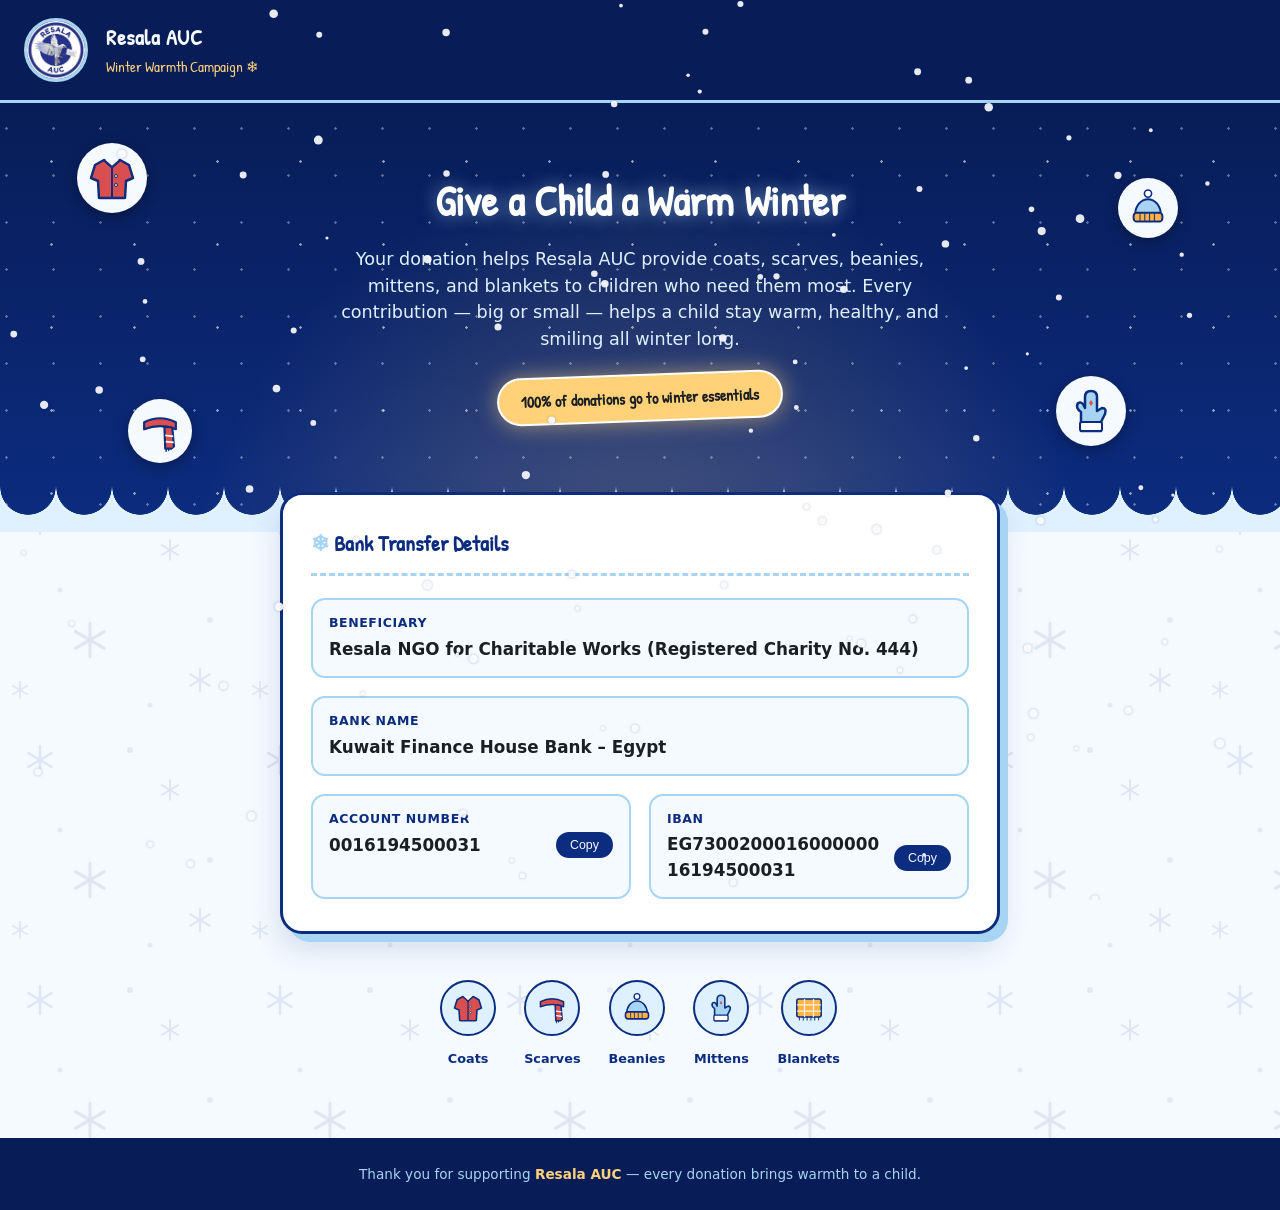
<file: index.html>
<!DOCTYPE html>
<html lang="en">
<head>
<meta charset="UTF-8">
<meta name="viewport" content="width=device-width, initial-scale=1.0">
<title>Resala AUC — Donation</title>
<meta http-equiv="refresh" content="0; url=winter-campaign-design.html">
<link rel="canonical" href="winter-campaign-design.html">
<script>location.replace("winter-campaign-design.html");</script>
</head>
<body>
<p>Redirecting to the <a href="winter-campaign-design.html">Winter Campaign donation page</a>…</p>
</body>
</html>
</file>
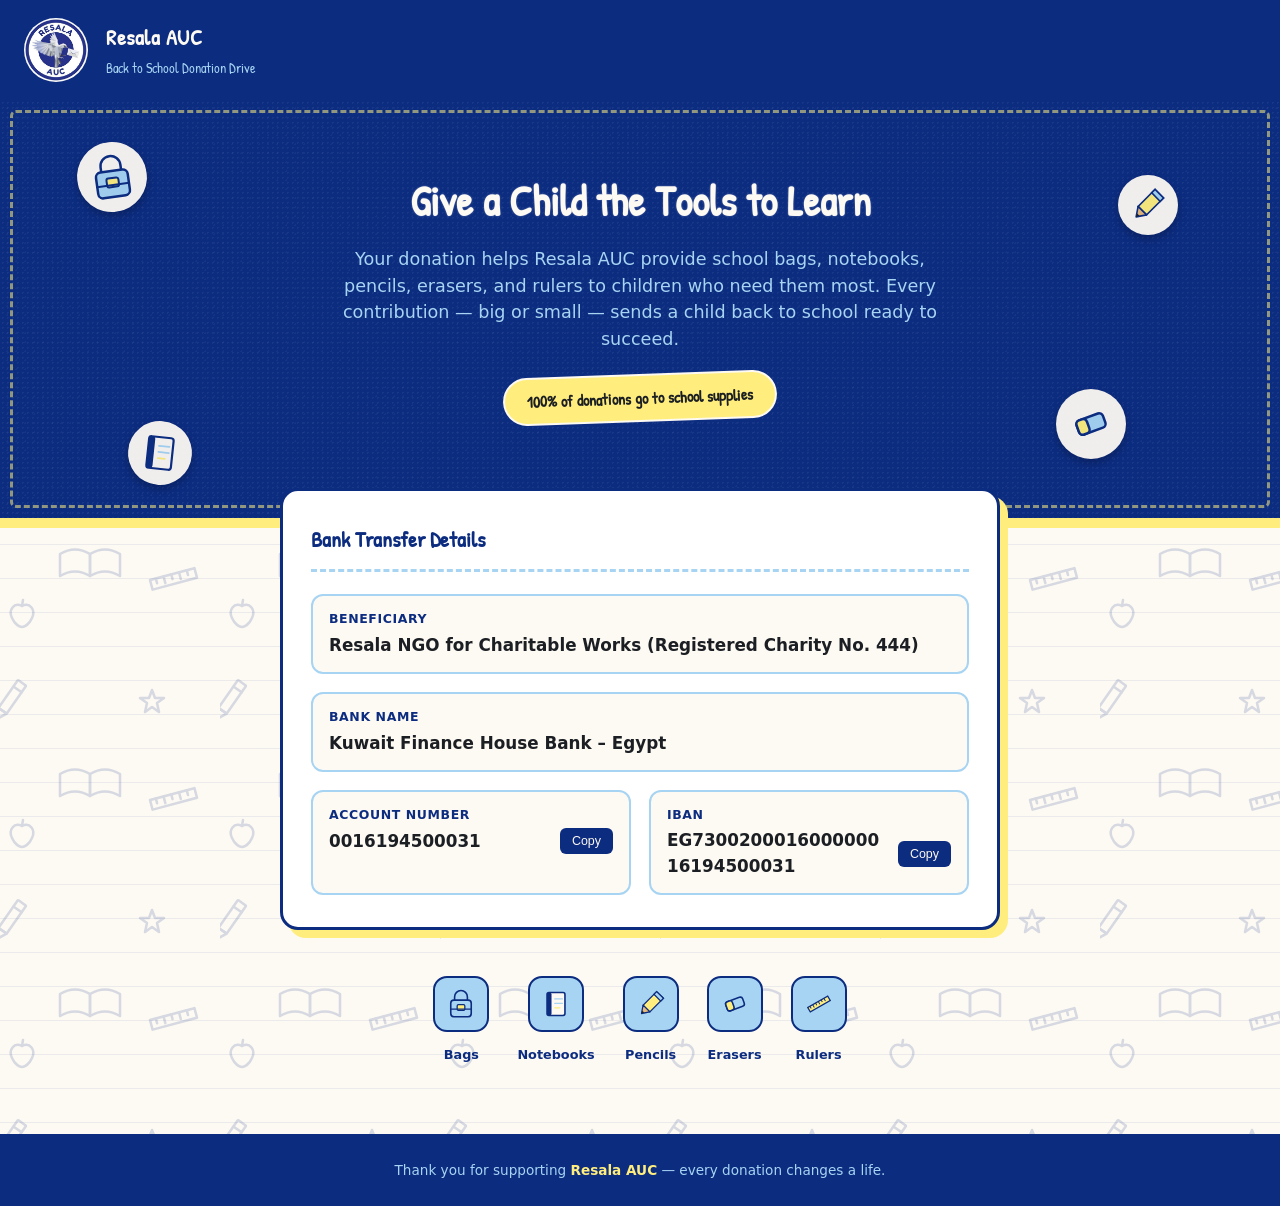
<file: back-to-school-design.html>
<!DOCTYPE html>
<html lang="en">
<head>
<meta charset="UTF-8">
<meta name="viewport" content="width=device-width, initial-scale=1.0">
<title>Resala AUC — Back to School Donation</title>
<link rel="preconnect" href="https://fonts.googleapis.com">
<link rel="preconnect" href="https://fonts.gstatic.com" crossorigin>
<link href="https://fonts.googleapis.com/css2?family=Patrick+Hand&display=swap" rel="stylesheet">
<link rel="stylesheet" href="styles.css">
<link rel="icon" href="assets/logo.jpeg" type="image/jpeg">
</head>
<body>

<header class="site-header">
  <img class="logo" src="assets/logo.jpeg" alt="Resala AUC logo">
  <div>
    <h1>Resala AUC</h1>
    <p>Back to School Donation Drive</p>
  </div>
</header>

<section class="hero">
  <div class="hero-icons">
    <img class="floating-icon bag" src="assets/icon-bag.svg" alt="">
    <img class="floating-icon pencil" src="assets/icon-pencil.svg" alt="">
    <img class="floating-icon notebook" src="assets/icon-notebook.svg" alt="">
    <img class="floating-icon eraser" src="assets/icon-eraser.svg" alt="">
  </div>

  <h2>Give a Child the Tools to Learn</h2>
  <p class="lead">
    Your donation helps Resala AUC provide school bags, notebooks, pencils, erasers,
    and rulers to children who need them most. Every contribution — big or small —
    sends a child back to school ready to succeed.
  </p>
  <span class="badge">100% of donations go to school supplies</span>
</section>

<main>
  <div class="card">
    <h3>Bank Transfer Details</h3>
    <div class="bank-grid">
      <div class="bank-field full">
        <label>Beneficiary</label>
        <div class="value">Resala NGO for Charitable Works (Registered Charity No. 444)</div>
      </div>
      <div class="bank-field full">
        <label>Bank Name</label>
        <div class="value">Kuwait Finance House Bank – Egypt</div>
      </div>
      <div class="bank-field">
        <label>Account Number</label>
        <div class="field-row">
          <div class="value" data-copy="0016194500031">0016194500031</div>
          <button class="copy-btn" type="button">Copy</button>
        </div>
      </div>
      <div class="bank-field">
        <label>IBAN</label>
        <div class="field-row">
          <div class="value" data-copy="EG730020001600000016194500031">EG730020001600000016194500031</div>
          <button class="copy-btn" type="button">Copy</button>
        </div>
      </div>
    </div>
  </div>

  <div class="supplies-strip">
    <figure>
      <img src="assets/icon-bag.svg" alt="School bag">
      <figcaption>Bags</figcaption>
    </figure>
    <figure>
      <img src="assets/icon-notebook.svg" alt="Notebook">
      <figcaption>Notebooks</figcaption>
    </figure>
    <figure>
      <img src="assets/icon-pencil.svg" alt="Pencil">
      <figcaption>Pencils</figcaption>
    </figure>
    <figure>
      <img src="assets/icon-eraser.svg" alt="Eraser">
      <figcaption>Erasers</figcaption>
    </figure>
    <figure>
      <img src="assets/icon-ruler.svg" alt="Ruler">
      <figcaption>Rulers</figcaption>
    </figure>
  </div>
</main>

<footer>
  Thank you for supporting <strong>Resala AUC</strong> — every donation changes a life.
</footer>

<script src="app.js"></script>
</body>
</html>
</file>
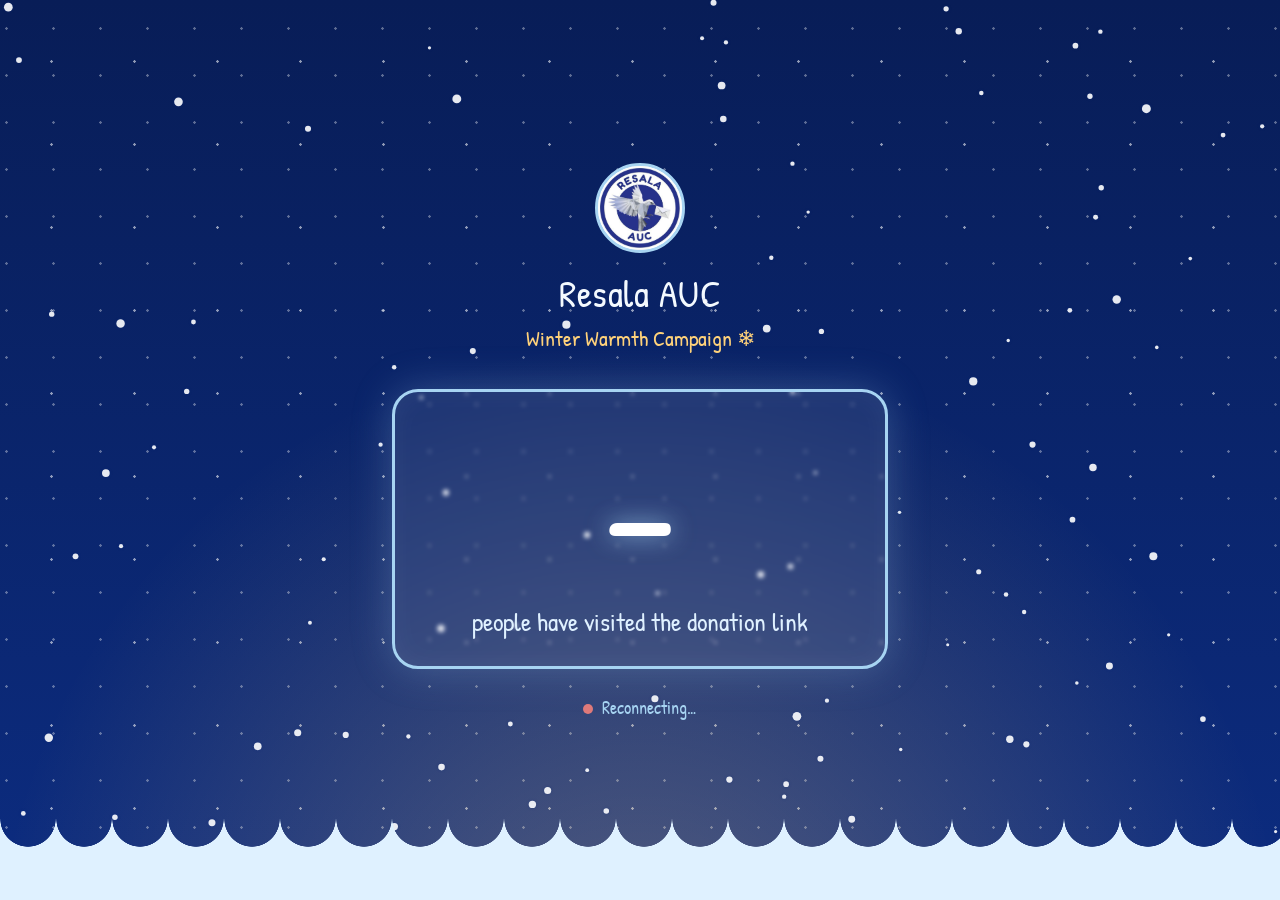
<file: visit-counter.html>
<!DOCTYPE html>
<html lang="en">
<head>
<meta charset="UTF-8">
<meta name="viewport" content="width=device-width, initial-scale=1.0">
<title>Resala AUC — Winter Visit Counter</title>
<link rel="preconnect" href="https://fonts.googleapis.com">
<link rel="preconnect" href="https://fonts.gstatic.com" crossorigin>
<link href="https://fonts.googleapis.com/css2?family=Patrick+Hand&display=swap" rel="stylesheet">
<link rel="icon" href="assets/logo.jpeg" type="image/jpeg">
<style>
  :root {
    --navy: #0c2c80; --night: #081d57; --ice: #dff1ff; --sky: #a7d4f2;
    --glow: #ffd27a; --frost: #f4faff;
  }
  * { box-sizing: border-box; }
  html, body { height: 100%; margin: 0; overflow: hidden; }
  body {
    display: flex; flex-direction: column; align-items: center; justify-content: center;
    text-align: center; color: var(--frost);
    font-family: 'Patrick Hand', 'Segoe UI', cursive, sans-serif;
    background:
      radial-gradient(circle at 50% 110%, rgba(255,210,122,0.3), transparent 55%),
      radial-gradient(rgba(255,255,255,0.55) 1px, transparent 1.5px),
      radial-gradient(rgba(255,255,255,0.35) 1px, transparent 1.5px),
      linear-gradient(to bottom, var(--night), var(--navy));
    background-size: auto, 83px 83px, 47px 47px, auto;
    background-position: 0 0, 10px 20px, 30px 5px, 0 0;
  }
  #snow { position: fixed; inset: 0; width: 100%; height: 100%; pointer-events: none; }

  .ground {
    position: fixed; left: 0; right: 0; bottom: 0; height: 9vh; min-height: 40px;
    background: var(--ice);
    -webkit-mask: radial-gradient(28px at 28px 0, #0000 98%, #000) 0 0 / 56px 100% repeat-x;
            mask: radial-gradient(28px at 28px 0, #0000 98%, #000) 0 0 / 56px 100% repeat-x;
  }

  .logo {
    width: clamp(56px, 12vh, 90px); height: clamp(56px, 12vh, 90px);
    border-radius: 50%; background: #fff; border: 3px solid var(--sky);
  }
  h1 { margin: 1.5vh 0 0; font-size: clamp(1.4rem, 4.5vh, 2.4rem); font-weight: 400; letter-spacing: .5px; }
  .sub { margin: .5vh 0 0; color: var(--glow); font-size: clamp(1rem, 2.8vh, 1.4rem); }

  .counter {
    position: relative; margin-top: 4vh; padding: 3vh 6vw;
    background: rgba(255,255,255,0.08); border: 3px solid var(--sky); border-radius: 26px;
    box-shadow: 0 0 40px rgba(167,212,242,0.25), inset 0 0 30px rgba(255,255,255,0.05);
    backdrop-filter: blur(2px);
  }
  .number {
    font-size: clamp(4rem, 22vh, 11rem); line-height: 1; color: #fff;
    text-shadow: 0 0 24px rgba(167,212,242,0.7);
    font-variant-numeric: tabular-nums;
    transition: transform .25s ease;
  }
  .number.bump { transform: scale(1.12); color: var(--glow); }
  .label { margin-top: 1vh; font-size: clamp(1rem, 3vh, 1.6rem); color: var(--ice); }

  .status { margin-top: 3vh; font-size: clamp(.85rem, 2.2vh, 1.1rem); color: var(--sky); }
  .dot { display: inline-block; width: .6em; height: .6em; border-radius: 50%; background: #6fdc8c; margin-right: .5em; animation: pulse 2s infinite; }
  .dot.off { background: #e07a7a; animation: none; }
  @keyframes pulse { 50% { opacity: .3; } }
  @media (prefers-reduced-motion: reduce) { #snow { display: none; } .dot { animation: none; } }
</style>
</head>
<body>
<canvas id="snow" aria-hidden="true"></canvas>
<div class="ground" aria-hidden="true"></div>

<img class="logo" src="assets/logo.jpeg" alt="Resala AUC logo">
<h1>Resala AUC</h1>
<p class="sub">Winter Warmth Campaign ❄</p>

<div class="counter">
  <div class="number" id="count" aria-live="polite">–</div>
  <div class="label">people have visited the donation link</div>
</div>

<p class="status"><span class="dot off" id="dot"></span><span id="status">Connecting…</span></p>

<script src="winter-snow.js"></script>
<script>
  var NAMESPACE = "resala-auc-donation";
  var KEY = "visits";
  var URL = "https://abacus.jasoncameron.dev/get/" + NAMESPACE + "/" + KEY;
  var REFRESH_MS = 10000;
  var shown = null;

  var elCount = document.getElementById("count");
  var elDot = document.getElementById("dot");
  var elStatus = document.getElementById("status");

  function show(n) {
    if (shown !== null && n > shown) {
      elCount.classList.add("bump");
      setTimeout(function () { elCount.classList.remove("bump"); }, 600);
    }
    shown = n;
    elCount.textContent = n.toLocaleString("en-US");
  }

  function refresh() {
    fetch(URL, { cache: "no-store" })
      .then(function (r) {
        if (r.status === 404) return { value: 0 };   // nobody has visited yet
        if (!r.ok) throw new Error("HTTP " + r.status);
        return r.json();
      })
      .then(function (d) {
        show(Number(d.value) || 0);
        elDot.classList.remove("off");
        elStatus.textContent = "Live — updates automatically";
      })
      .catch(function () {
        elDot.classList.add("off");
        elStatus.textContent = "Reconnecting…";
      });
  }

  refresh();
  setInterval(refresh, REFRESH_MS);
</script>
</body>
</html>
</file>
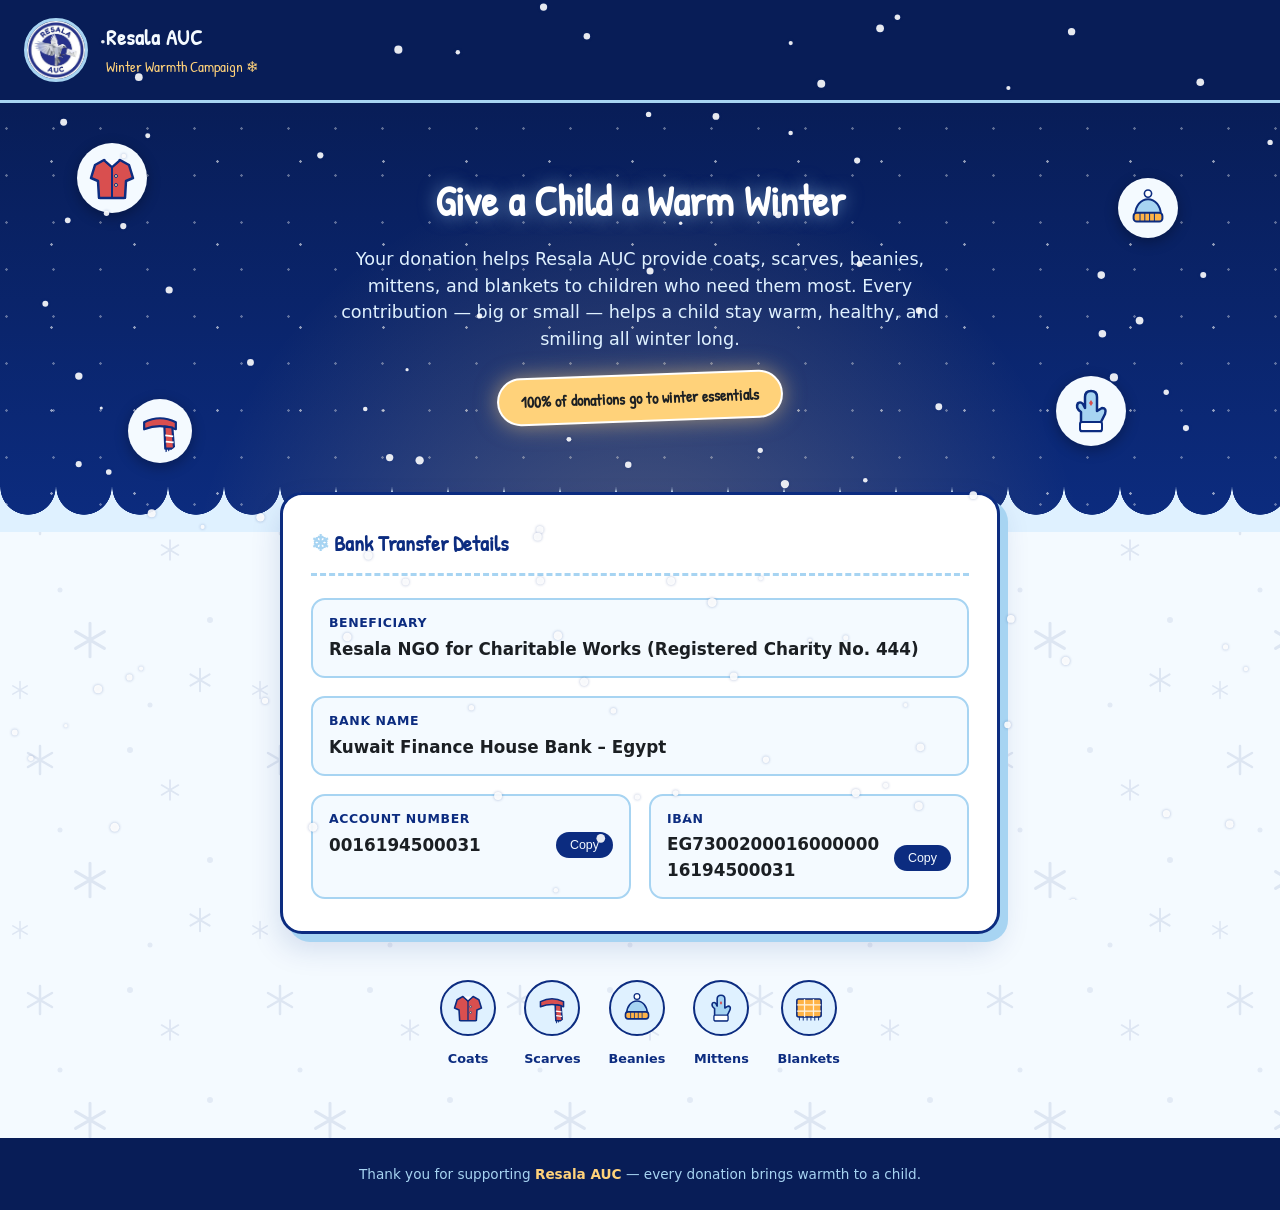
<file: winter-campaign-design.html>
<!DOCTYPE html>
<html lang="en">
<head>
<meta charset="UTF-8">
<meta name="viewport" content="width=device-width, initial-scale=1.0">
<title>Resala AUC — Winter Warmth Donation</title>
<link rel="preconnect" href="https://fonts.googleapis.com">
<link rel="preconnect" href="https://fonts.gstatic.com" crossorigin>
<link href="https://fonts.googleapis.com/css2?family=Patrick+Hand&display=swap" rel="stylesheet">
<link rel="stylesheet" href="winter-campaign-design.css">
<link rel="icon" href="assets/logo.jpeg" type="image/jpeg">
</head>
<body>

<canvas id="snow" aria-hidden="true"></canvas>

<header class="site-header">
  <img class="logo" src="assets/logo.jpeg" alt="Resala AUC logo">
  <div>
    <h1>Resala AUC</h1>
    <p>Winter Warmth Campaign ❄</p>
  </div>
</header>

<section class="hero">
  <div class="hero-icons">
    <img class="floating-icon coat" src="assets/icon-coat.svg" alt="">
    <img class="floating-icon beanie" src="assets/icon-beanie.svg" alt="">
    <img class="floating-icon scarf" src="assets/icon-scarf.svg" alt="">
    <img class="floating-icon mitten" src="assets/icon-mitten.svg" alt="">
  </div>

  <h2>Give a Child a Warm Winter</h2>
  <p class="lead">
    Your donation helps Resala AUC provide coats, scarves, beanies, mittens,
    and blankets to children who need them most. Every contribution — big or small —
    helps a child stay warm, healthy, and smiling all winter long.
  </p>
  <span class="badge">100% of donations go to winter essentials</span>
  <div class="snowcap" aria-hidden="true"></div>
</section>

<main>
  <div class="card">
    <h3>Bank Transfer Details</h3>
    <div class="bank-grid">
      <div class="bank-field full">
        <label>Beneficiary</label>
        <div class="value">Resala NGO for Charitable Works (Registered Charity No. 444)</div>
      </div>
      <div class="bank-field full">
        <label>Bank Name</label>
        <div class="value">Kuwait Finance House Bank – Egypt</div>
      </div>
      <div class="bank-field">
        <label>Account Number</label>
        <div class="field-row">
          <div class="value" data-copy="0016194500031">0016194500031</div>
          <button class="copy-btn" type="button">Copy</button>
        </div>
      </div>
      <div class="bank-field">
        <label>IBAN</label>
        <div class="field-row">
          <div class="value" data-copy="EG730020001600000016194500031">EG730020001600000016194500031</div>
          <button class="copy-btn" type="button">Copy</button>
        </div>
      </div>
    </div>
  </div>

  <div class="supplies-strip">
    <figure><img src="assets/icon-coat.svg" alt="Coat"><figcaption>Coats</figcaption></figure>
    <figure><img src="assets/icon-scarf.svg" alt="Scarf"><figcaption>Scarves</figcaption></figure>
    <figure><img src="assets/icon-beanie.svg" alt="Beanie"><figcaption>Beanies</figcaption></figure>
    <figure><img src="assets/icon-mitten.svg" alt="Mitten"><figcaption>Mittens</figcaption></figure>
    <figure><img src="assets/icon-blanket.svg" alt="Blanket"><figcaption>Blankets</figcaption></figure>
  </div>
</main>

<footer>
  Thank you for supporting <strong>Resala AUC</strong> — every donation brings warmth to a child.
</footer>

<script src="app.js"></script>
<script src="winter-snow.js"></script>
<script src="visit-tracker.js"></script>
</body>
</html>
</file>
<file: styles.css>
:root {
  --navy: #0c2c80;
  --sky: #a7d4f2;
  --yellow: #ffee7d;
  --cream: #fdf9f3;
  --ink: #1b1f23;
}

* { box-sizing: border-box; }

body {
  margin: 0;
  color: var(--ink);
  font-family: 'Segoe UI', system-ui, -apple-system, Arial, sans-serif;
  line-height: 1.5;
  overflow-x: hidden;
  /* notebook paper: faint ruled lines + doodle pattern over cream */
  background-color: var(--cream);
  background-image:
    url('assets/pattern-doodles.svg'),
    repeating-linear-gradient(
      to bottom,
      rgba(12, 44, 128, 0.07) 0px,
      rgba(12, 44, 128, 0.07) 1px,
      transparent 1px,
      transparent 34px
    );
  background-size: 220px 220px, auto;
  background-repeat: repeat, repeat;
}

a { color: var(--navy); }

h1, h2, h3, .badge, .site-header p { font-family: 'Patrick Hand', 'Segoe UI', cursive, sans-serif; }

/* ---------- Header ---------- */
header.site-header {
  background: var(--navy);
  color: var(--cream);
  padding: 18px 24px;
  display: flex;
  align-items: center;
  gap: 18px;
  box-shadow: 0 3px 0 var(--yellow);
}

header.site-header img.logo {
  height: 64px;
  width: 64px;
  border-radius: 50%;
  background: #fff;
}

header.site-header h1 {
  margin: 0;
  font-size: 1.4rem;
  letter-spacing: 0.5px;
}

header.site-header p {
  margin: 2px 0 0;
  color: var(--sky);
  font-size: 0.9rem;
}

/* ---------- Hero (chalkboard) ---------- */
.hero {
  position: relative;
  padding: 70px 24px 96px;
  text-align: center;
  background-color: var(--navy);
  background-image:
    radial-gradient(rgba(255,255,255,0.05) 1px, transparent 1px),
    radial-gradient(rgba(255,255,255,0.04) 1px, transparent 1px);
  background-size: 5px 5px, 9px 9px;
  background-position: 0 0, 3px 4px;
  overflow: hidden;
  border-bottom: 10px solid var(--yellow);
}

.hero::after {
  content: "";
  position: absolute;
  inset: 10px;
  border: 3px dashed rgba(255, 238, 125, 0.55);
  border-radius: 6px;
  pointer-events: none;
}

.hero h2 {
  font-size: 2.6rem;
  color: var(--cream);
  margin: 0 0 14px;
  text-shadow: 0 0 2px rgba(255,255,255,0.35);
}

.hero p.lead {
  max-width: 620px;
  margin: 0 auto;
  font-size: 1.1rem;
  color: var(--sky);
}

.hero .badge {
  display: inline-block;
  margin-top: 22px;
  background: var(--yellow);
  color: var(--ink);
  font-weight: 700;
  padding: 10px 22px;
  border-radius: 999px;
  border: 2px solid var(--cream);
  transform: rotate(-2deg);
}

.floating-icon {
  position: absolute;
  width: 70px;
  height: 70px;
  opacity: 0.95;
  background: var(--cream);
  border-radius: 50%;
  padding: 10px;
  box-shadow: 0 4px 10px rgba(0,0,0,0.25);
}

.floating-icon.bag      { top: 10%;  left: 6%;  transform: rotate(-8deg); }
.floating-icon.pencil   { top: 18%;  right: 8%; width: 60px; height: 60px; }
.floating-icon.notebook { bottom: 8%; left: 10%; width: 64px; height: 64px; transform: rotate(6deg); }
.floating-icon.eraser   { bottom: 14%; right: 12%; }
.floating-icon.ruler    { top: 50%; left: 2%; width: 90px; height: 90px; display: none; }

.hero-icons { position: static; }

/* ---------- Main / Bank card ---------- */
main {
  max-width: 760px;
  margin: -40px auto 0;
  padding: 0 20px 60px;
  position: relative;
  z-index: 2;
}

.card {
  background: #ffffff;
  border: 3px solid var(--navy);
  border-radius: 18px;
  padding: 32px 28px;
  box-shadow: 8px 8px 0 var(--yellow);
}

.card h3 {
  margin-top: 0;
  color: var(--navy);
  font-size: 1.4rem;
  border-bottom: 3px dashed var(--sky);
  padding-bottom: 12px;
}

.bank-grid {
  display: grid;
  grid-template-columns: 1fr 1fr;
  gap: 18px;
  margin-top: 20px;
}

.bank-field {
  background: var(--cream);
  border: 2px solid var(--sky);
  border-radius: 12px;
  padding: 14px 16px;
}

.bank-field.full { grid-column: 1 / -1; }

.bank-field label {
  display: block;
  font-size: 0.78rem;
  text-transform: uppercase;
  letter-spacing: 0.6px;
  color: var(--navy);
  font-weight: 700;
  margin-bottom: 4px;
}

.bank-field .value {
  font-size: 1.05rem;
  font-weight: 600;
  word-break: break-word;
  flex: 1;
  min-width: 0;
}

.field-row {
  display: flex;
  align-items: center;
  gap: 10px;
  flex-wrap: wrap;
}

.copy-btn {
  flex-shrink: 0;
  font-size: 0.78rem;
  background: var(--navy);
  color: var(--cream);
  border: none;
  border-radius: 6px;
  padding: 6px 12px;
  cursor: pointer;
  transition: background 0.15s ease;
}

.copy-btn:hover { background: #163a9e; }
.copy-btn.copied { background: #1e8f4e; }

/* ---------- Supplies strip ---------- */
.supplies-strip {
  display: flex;
  justify-content: center;
  gap: 28px;
  flex-wrap: wrap;
  margin: 46px 0 10px;
}

.supplies-strip figure {
  margin: 0;
  text-align: center;
}

.supplies-strip img {
  width: 56px;
  height: 56px;
  background: var(--sky);
  border-radius: 14px;
  padding: 10px;
  border: 2px solid var(--navy);
}

.supplies-strip figcaption {
  margin-top: 6px;
  font-size: 0.8rem;
  color: var(--navy);
  font-weight: 600;
}

/* ---------- Footer ---------- */
footer {
  background: var(--navy);
  color: var(--sky);
  text-align: center;
  padding: 26px 16px;
  font-size: 0.85rem;
}

footer strong { color: var(--yellow); }

/* ---------- Mobile ---------- */
@media (max-width: 700px) {
  main { margin-top: -28px; padding: 0 14px 50px; }
  .card { padding: 24px 18px; }
  .bank-grid { grid-template-columns: 1fr; gap: 14px; }
  .hero { padding: 40px 16px 56px; }
  .hero h2 { font-size: 1.9rem; }
  .hero p.lead { font-size: 1rem; }
  .supplies-strip { gap: 16px; }

  /* icons move out of the text's way: static row above the heading instead of floating over it */
  .hero-icons {
    display: flex;
    justify-content: center;
    gap: 14px;
    margin: 0 0 20px;
  }
  .floating-icon,
  .floating-icon.bag,
  .floating-icon.pencil,
  .floating-icon.notebook,
  .floating-icon.eraser {
    position: static;
    width: 40px;
    height: 40px;
    padding: 7px;
    transform: none;
  }
}

@media (max-width: 560px) {
  header.site-header { padding: 14px 16px; gap: 12px; }
  header.site-header img.logo { height: 48px; width: 48px; }
  header.site-header h1 { font-size: 1.15rem; }
  header.site-header p { font-size: 0.8rem; }
  .hero h2 { font-size: 1.6rem; }
  .hero .badge { font-size: 0.85rem; padding: 8px 16px; }
  .floating-icon,
  .floating-icon.bag,
  .floating-icon.pencil,
  .floating-icon.notebook,
  .floating-icon.eraser {
    width: 34px;
    height: 34px;
    padding: 6px;
  }
  .card h3 { font-size: 1.2rem; }
  .field-row { flex-direction: column; align-items: stretch; gap: 8px; }
  .copy-btn { width: 100%; padding: 8px; }
  .supplies-strip img { width: 46px; height: 46px; }
  .supplies-strip figcaption { font-size: 0.72rem; }
}

@media (max-width: 380px) {
  .hero h2 { font-size: 1.4rem; }
  .hero-icons { gap: 8px; }
  .floating-icon,
  .floating-icon.bag,
  .floating-icon.pencil,
  .floating-icon.notebook,
  .floating-icon.eraser {
    width: 30px;
    height: 30px;
    padding: 5px;
  }
}
</file>
<file: winter-campaign-design.css>
:root {
  --navy: #0c2c80;
  --night: #081d57;
  --ice: #dff1ff;
  --sky: #a7d4f2;
  --glow: #ffd27a;
  --red: #d94f4f;
  --frost: #f4faff;
  --ink: #1b1f23;
}

* { box-sizing: border-box; }

body {
  margin: 0;
  color: var(--ink);
  font-family: 'Segoe UI', system-ui, -apple-system, Arial, sans-serif;
  line-height: 1.5;
  overflow-x: hidden;
  background-color: var(--frost);
  background-image:
    url('assets/pattern-snow.svg'),
    linear-gradient(to bottom, var(--ice), var(--frost) 420px);
  background-size: 240px 240px, auto;
  background-repeat: repeat, no-repeat;
}

a { color: var(--navy); }

h1, h2, h3, .badge, .site-header p { font-family: 'Patrick Hand', 'Segoe UI', cursive, sans-serif; }

#snow {
  position: fixed;
  inset: 0;
  width: 100%;
  height: 100%;
  pointer-events: none;
  z-index: 50;
}

/* ---------- Header ---------- */
header.site-header {
  position: relative;
  z-index: 3;
  background: var(--night);
  color: var(--frost);
  padding: 18px 24px;
  display: flex;
  align-items: center;
  gap: 18px;
  box-shadow: 0 3px 0 var(--sky);
}

header.site-header img.logo {
  height: 64px;
  width: 64px;
  border-radius: 50%;
  background: #fff;
  border: 3px solid var(--sky);
}

header.site-header h1 { margin: 0; font-size: 1.4rem; letter-spacing: 0.5px; }
header.site-header p  { margin: 2px 0 0; color: var(--glow); font-size: 0.95rem; }

/* ---------- Hero (night sky) ---------- */
.hero {
  position: relative;
  padding: 70px 24px 110px;
  text-align: center;
  color: var(--frost);
  background:
    radial-gradient(circle at 50% 120%, rgba(255,210,122,0.28), transparent 55%),
    radial-gradient(rgba(255,255,255,0.55) 1px, transparent 1.5px),
    radial-gradient(rgba(255,255,255,0.35) 1px, transparent 1.5px),
    linear-gradient(to bottom, var(--night), var(--navy));
  background-size: auto, 83px 83px, 47px 47px, auto;
  background-position: 0 0, 10px 20px, 30px 5px, 0 0;
  overflow: hidden;
}

/* snow-covered ground: scalloped edge */
.snowcap {
  position: absolute;
  left: 0; right: 0; bottom: -1px;
  height: 46px;
  background: var(--ice);
  -webkit-mask: radial-gradient(28px at 28px 0, #0000 98%, #000) 0 0 / 56px 100% repeat-x;
          mask: radial-gradient(28px at 28px 0, #0000 98%, #000) 0 0 / 56px 100% repeat-x;
}

.hero h2 {
  font-size: 2.6rem;
  color: #fff;
  margin: 0 0 14px;
  text-shadow: 0 0 18px rgba(167,212,242,0.6);
}

.hero p.lead { max-width: 620px; margin: 0 auto; font-size: 1.1rem; color: var(--ice); }

.hero .badge {
  display: inline-block;
  margin-top: 22px;
  background: var(--glow);
  color: var(--ink);
  font-weight: 700;
  padding: 10px 22px;
  border-radius: 999px;
  border: 2px solid #fff;
  box-shadow: 0 0 22px rgba(255,210,122,0.55);
  transform: rotate(-2deg);
}

.floating-icon {
  position: absolute;
  width: 70px;
  height: 70px;
  background: var(--frost);
  border-radius: 50%;
  padding: 10px;
  box-shadow: 0 4px 14px rgba(0,0,0,0.3);
  animation: bob 5s ease-in-out infinite;
}

.floating-icon.coat   { top: 10%;    left: 6%;   --r: -8deg; }
.floating-icon.beanie { top: 18%;    right: 8%;  --r: 6deg;  width: 60px; height: 60px; animation-delay: -1.5s; }
.floating-icon.scarf  { bottom: 16%; left: 10%;  --r: 6deg;  width: 64px; height: 64px; animation-delay: -3s; }
.floating-icon.mitten { bottom: 20%; right: 12%; --r: -5deg; animation-delay: -2s; }

@keyframes bob {
  0%, 100% { transform: translateY(0) rotate(var(--r, 0deg)); }
  50%      { transform: translateY(-9px) rotate(var(--r, 0deg)); }
}

.hero-icons { position: static; }

/* ---------- Main / Bank card ---------- */
main {
  max-width: 760px;
  margin: -40px auto 0;
  padding: 0 20px 60px;
  position: relative;
  z-index: 2;
}

.card {
  background: #fff;
  border: 3px solid var(--navy);
  border-radius: 22px;
  padding: 32px 28px;
  box-shadow: 8px 8px 0 var(--sky), 0 14px 30px rgba(12,44,128,0.15);
}

.card h3 {
  margin-top: 0;
  color: var(--navy);
  font-size: 1.4rem;
  border-bottom: 3px dashed var(--sky);
  padding-bottom: 12px;
}

.card h3::before { content: "❄ "; color: var(--sky); }

.bank-grid { display: grid; grid-template-columns: 1fr 1fr; gap: 18px; margin-top: 20px; }

.bank-field {
  background: var(--frost);
  border: 2px solid var(--sky);
  border-radius: 14px;
  padding: 14px 16px;
}

.bank-field.full { grid-column: 1 / -1; }

.bank-field label {
  display: block;
  font-size: 0.78rem;
  text-transform: uppercase;
  letter-spacing: 0.6px;
  color: var(--navy);
  font-weight: 700;
  margin-bottom: 4px;
}

.bank-field .value { font-size: 1.05rem; font-weight: 600; word-break: break-word; flex: 1; min-width: 0; }

.field-row { display: flex; align-items: center; gap: 10px; flex-wrap: wrap; }

.copy-btn {
  flex-shrink: 0;
  font-size: 0.78rem;
  background: var(--navy);
  color: var(--frost);
  border: none;
  border-radius: 999px;
  padding: 6px 14px;
  cursor: pointer;
  transition: background 0.15s ease;
}

.copy-btn:hover { background: #163a9e; }
.copy-btn.copied { background: #1e8f4e; }

/* ---------- Supplies strip ---------- */
.supplies-strip { display: flex; justify-content: center; gap: 28px; flex-wrap: wrap; margin: 46px 0 10px; }
.supplies-strip figure { margin: 0; text-align: center; }

.supplies-strip img {
  width: 56px;
  height: 56px;
  background: var(--ice);
  border-radius: 50%;
  padding: 10px;
  border: 2px solid var(--navy);
}

.supplies-strip figcaption { margin-top: 6px; font-size: 0.8rem; color: var(--navy); font-weight: 600; }

/* ---------- Footer ---------- */
footer {
  position: relative;
  z-index: 3;
  background: var(--night);
  color: var(--sky);
  text-align: center;
  padding: 26px 16px;
  font-size: 0.85rem;
}

footer strong { color: var(--glow); }

@media (prefers-reduced-motion: reduce) {
  .floating-icon { animation: none; }
  #snow { display: none; }
}

/* ---------- Mobile ---------- */
@media (max-width: 700px) {
  main { margin-top: -28px; padding: 0 14px 50px; }
  .card { padding: 24px 18px; }
  .bank-grid { grid-template-columns: 1fr; gap: 14px; }
  .hero { padding: 40px 16px 76px; }
  .hero h2 { font-size: 1.9rem; }
  .hero p.lead { font-size: 1rem; }
  .supplies-strip { gap: 16px; }

  .hero-icons { display: flex; justify-content: center; gap: 14px; margin: 0 0 20px; }
  .floating-icon,
  .floating-icon.coat, .floating-icon.beanie, .floating-icon.scarf, .floating-icon.mitten {
    position: static;
    width: 40px;
    height: 40px;
    padding: 7px;
  }
}

@media (max-width: 560px) {
  header.site-header { padding: 14px 16px; gap: 12px; }
  header.site-header img.logo { height: 48px; width: 48px; }
  header.site-header h1 { font-size: 1.15rem; }
  header.site-header p { font-size: 0.8rem; }
  .hero h2 { font-size: 1.6rem; }
  .hero .badge { font-size: 0.85rem; padding: 8px 16px; }
  .card h3 { font-size: 1.2rem; }
  .field-row { flex-direction: column; align-items: stretch; gap: 8px; }
  .copy-btn { width: 100%; padding: 8px; }
  .supplies-strip img { width: 46px; height: 46px; }
  .supplies-strip figcaption { font-size: 0.72rem; }
}

@media (max-width: 380px) {
  .hero h2 { font-size: 1.4rem; }
  .hero-icons { gap: 8px; }
  .floating-icon,
  .floating-icon.coat, .floating-icon.beanie, .floating-icon.scarf, .floating-icon.mitten {
    width: 30px; height: 30px; padding: 5px;
  }
}
</file>
